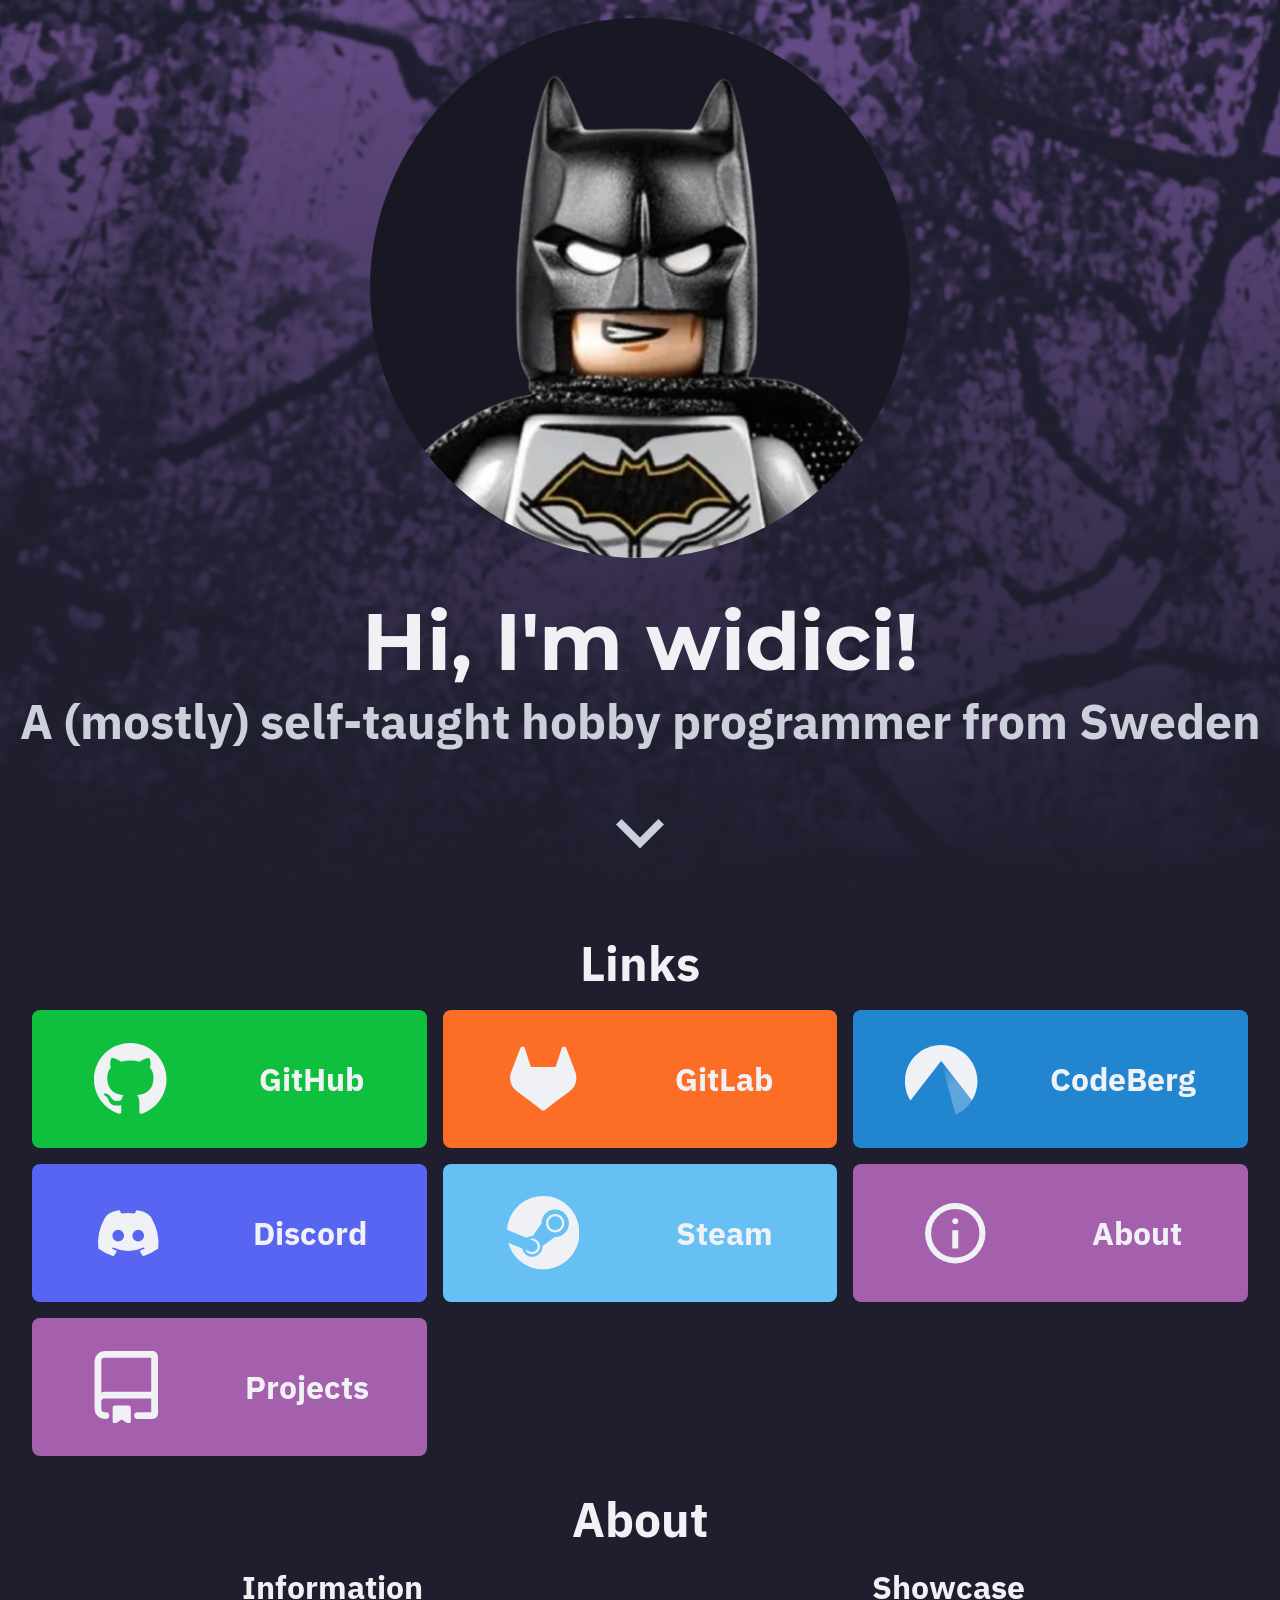
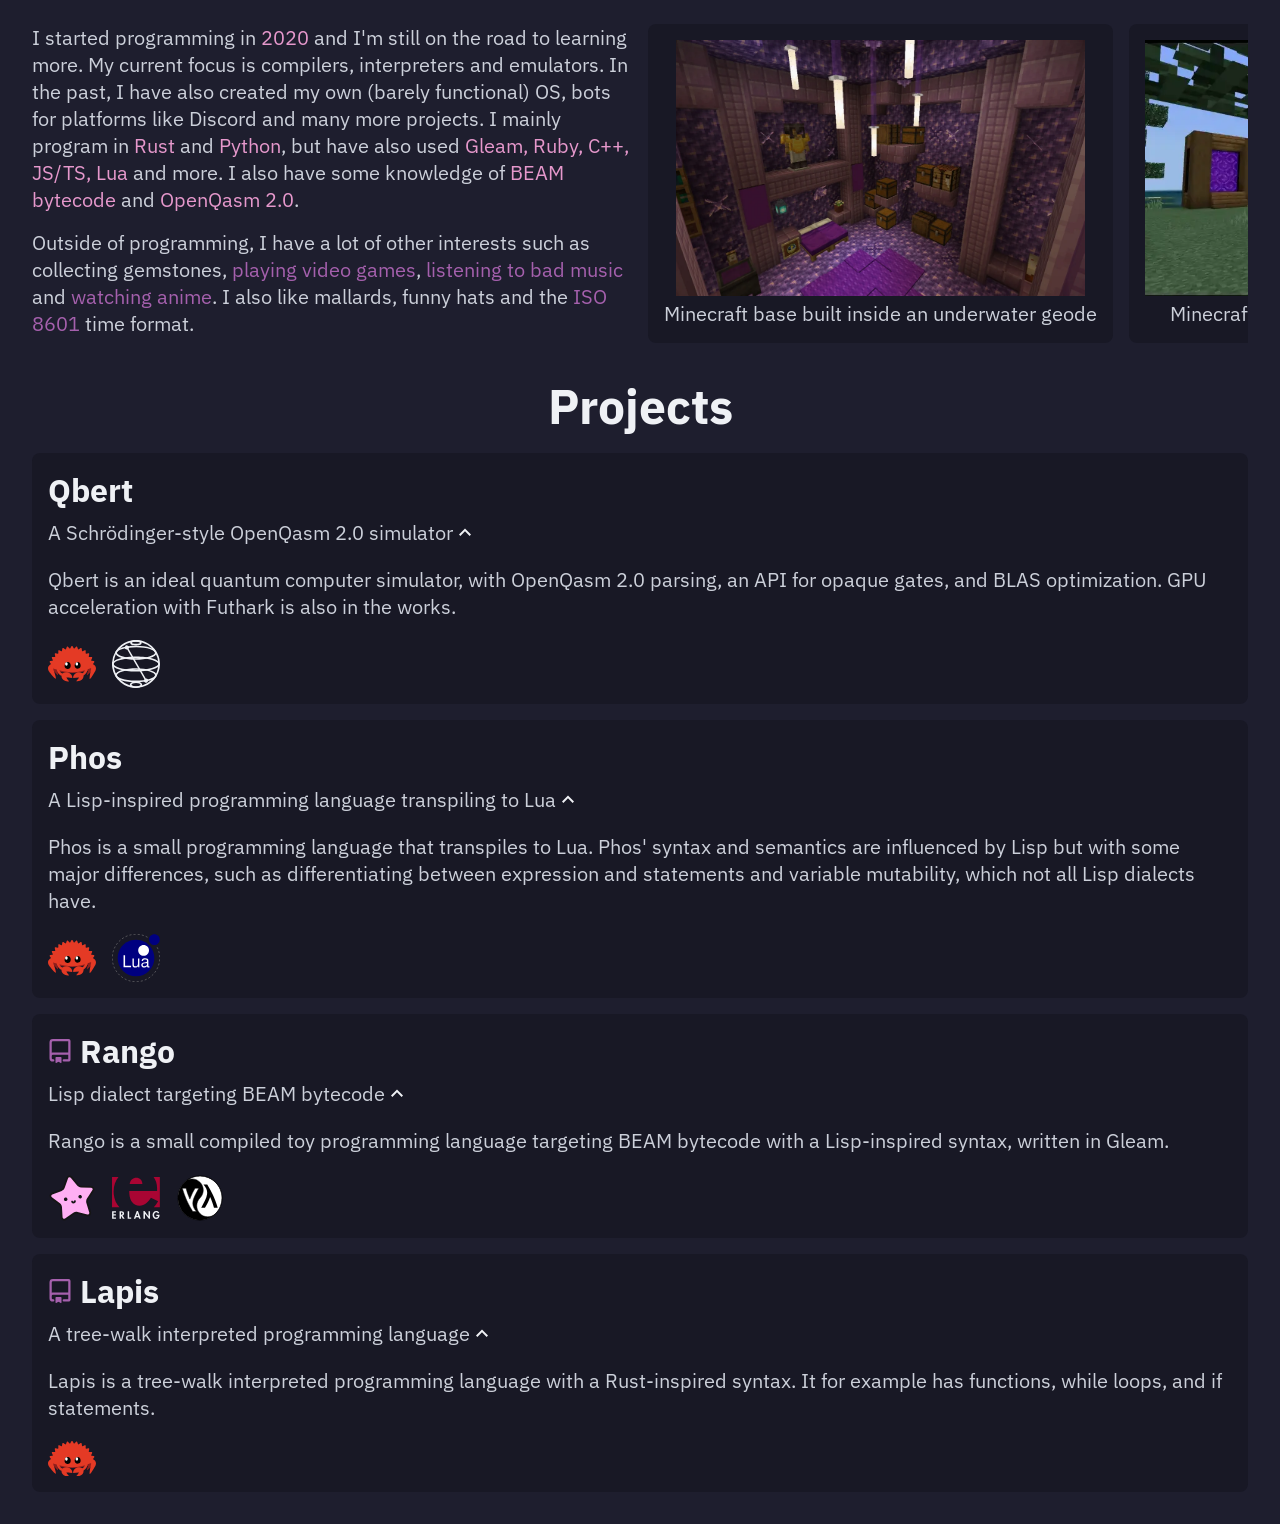
<file: index.html>
<!DOCTYPE html>
<html lang="en">

<head>
    <meta charset="UTF-8">
    <meta name="viewport" content="width=device-width, initial-scale=1.0">
    <link rel="stylesheet" href="css/main.css">
    <link rel="stylesheet" href="css/index.css">
    <title>widici's website :D</title>
</head>

<body>
    <main>
        <page-section src="landing.html"></page-section>
        <page-section src="menu.html"></page-section>
        <page-section src="about.html"></page-section>
        <page-section src="projects.html"></page-section>
    </main>

    <script src="js/svg-icon.js"></script>
    <script src="js/page-section.js"></script>
    <script src="js/nav-unit.js"></script>
    <script src="js/project-unit.js"></script>
</body>

</html>
</file>
<file: css/main.css>
@import url('https://fonts.googleapis.com/css2?family=Montserrat:wght@800&display=swap');
@import url('https://fonts.googleapis.com/css2?family=IBM+Plex+Sans:ital,wght@0,100..700;1,100..700&display=swap');

:root {
    --contrast-color: #eff1f5;
    --secondary-contrast-color: #ccd0da;
    --base-color: #1e1e2e;
    --mantle-color: #181825;
    --crust-color: #11111b;
    --accent-color: #a560ad;
    --secondary-accent-color: #e698cc;
    --default-padding: 1rem;
    --site-padding: calc(var(--default-padding) * 2);
    --default-radius: 0.5rem;
    --default-gap: var(--default-padding);
}

h1,
h2,
h3,
h4 {
    color: var(--contrast-color);
}

p,
figcaption {
    color: var(--secondary-contrast-color);
}

a {
    text-decoration: none;
    color: var(--accent-color);
}

span {
    color: var(--secondary-accent-color);
}

h1,
h2 {
    margin-top: var(--site-padding);
    margin-bottom: var(--default-padding);
}

h2,
h3,
h4,
p,
a,
span,
figcaption {
    font-family: "IBM Plex Sans", sans-serif;
}

h1 {
    font-family: 'Montserrat', sans-serif;
    font-weight: 700;
    font-size: 5rem;
}

h2 {
    font-size: 3rem;
}

h3 {
    font-size: 2rem;
}

h4 {
    font-size: 1.5rem;
}

p,
figcaption,
a,
span {
    font-size: 1.25rem;
}

svg-icon svg {
    width: 100%;
    height: 100%;
    display: block;
}
</file>
<file: css/index.css>
html,
body {
    overflow: scroll;
    scrollbar-width: none;
    -ms-overflow-style: none;
}

html::-webkit-scrollbar,
body::-webkit-scrollbar {
    width: 0px;
    height: 0px;
}

body {
    margin: 0;
    padding: var(--site-padding);
    background-color: var(--base-color);
}

main {
    display: flex;
    flex-direction: column;
}
</file>
